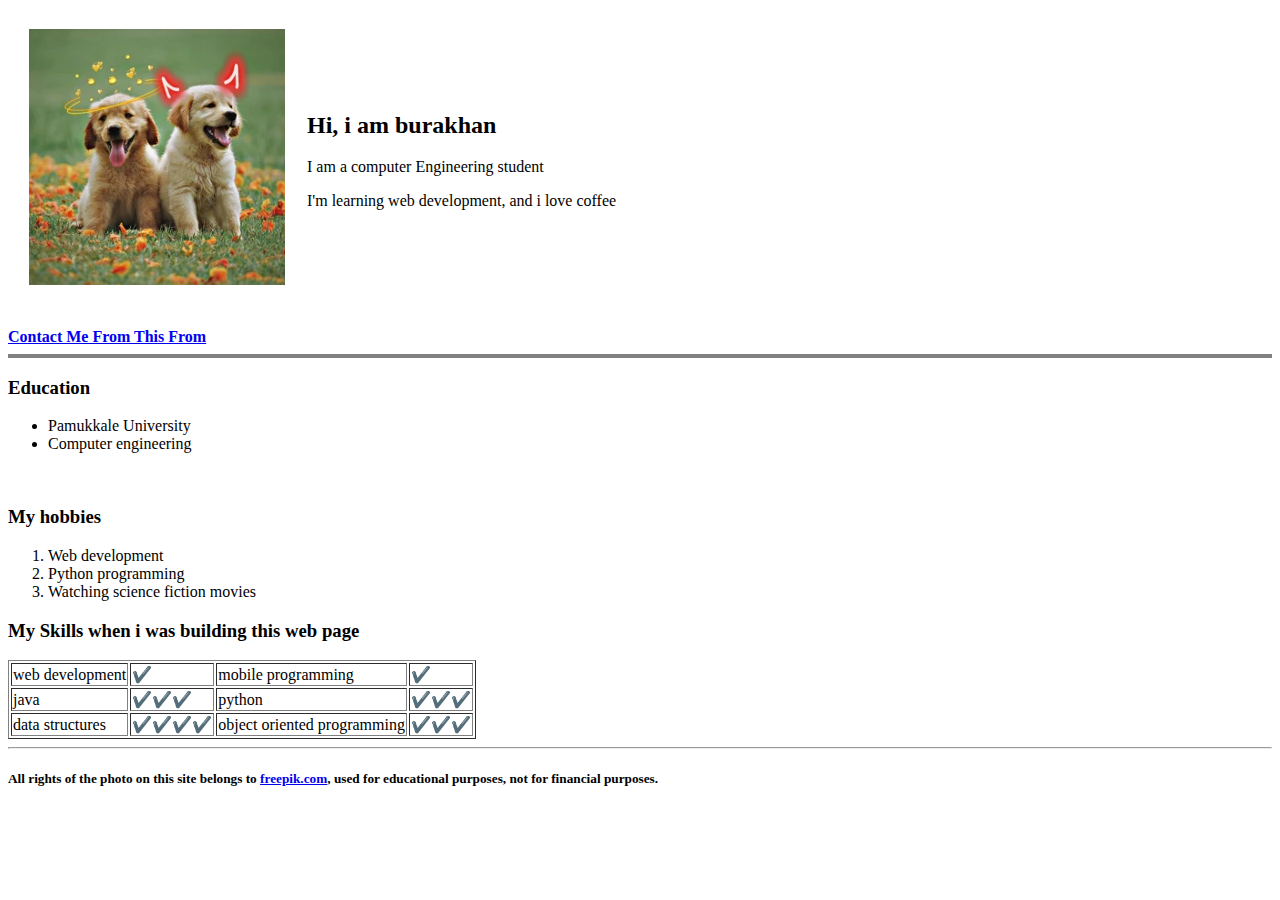
<file: basic-html-personal-site/index.html>
<!DOCTYPE html>
<html lang="en">

<head>
    <meta charset="UTF-8" />
    <meta name="viewport" content="width=device-width, initial-scale=1.0" />
    <title>Personel site</title>
</head>

<body>
    <table cellspacing="20">
        <tr>
            <td>

                <a href="https://www.freepik.com/">
                    <img src="foto.webp" alt="dog">
                </a>

            </td>
            <td>
                <h2>Hi, i am burakhan</h2>
                <p>I am a computer Engineering student</p>
                <p>I'm learning web development, and i love coffee</p>
            </td>
        </tr>
    </table>
    <br />
    <a href="contact.html"> <strong> Contact Me From This From </strong></a>
    <hr size="4" noshade="" />
    <h3>Education</h3>
    <ul>
        <li>Pamukkale University</li>
        <li>Computer engineering</li>
    </ul>
    <br>
    <h3>My hobbies</h3>
    <ol>
        <li>Web development</li>
        <li>Python programming</li>
        <li>Watching science fiction movies</li>

    </ol>

    <h3>My Skills when i was building this web page </h3>
    <table border="1">
        <tr>
            <td>web development</td>
            <td>✔️</td>
            <td>mobile programming</td>
            <td>✔️</td>
        </tr>
        <tr>
            <td>java</td>
            <td>✔️✔️✔️</td>
            <td>python</td>
            <td>✔️✔️✔️</td>
        </tr>
        <tr>
            <td>data structures</td>
            <td>✔️✔️✔️✔️</td>
            <td>object oriented programming</td>
            <td>✔️✔️✔️</td>
        </tr>
    </table>
    <hr>
    <h5>All rights of the photo on this site belongs to <a href="https://www.freepik.com/">freepik.com</a>, used for
        educational purposes, not for financial purposes. </h6>

</body>

</html>
</file>
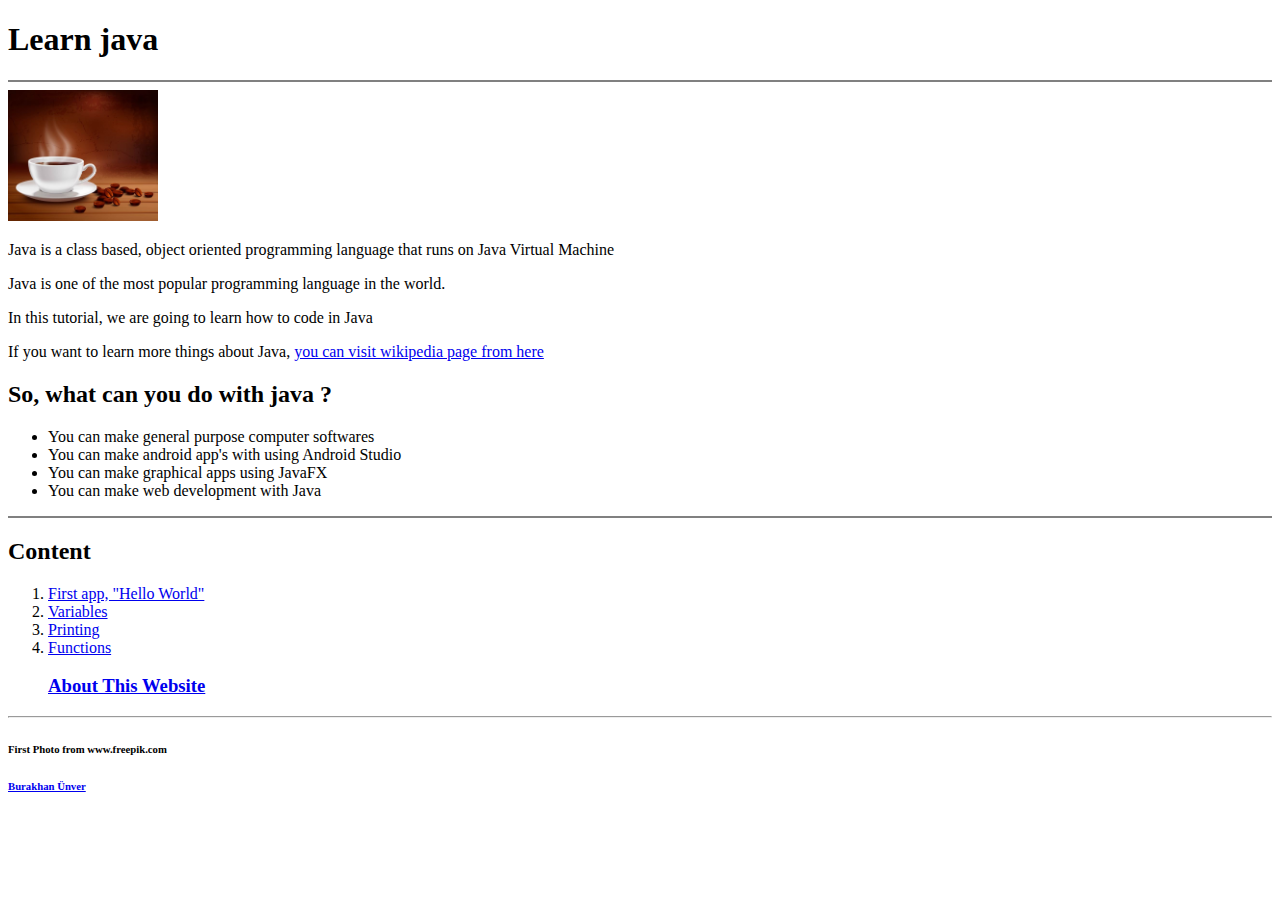
<file: html-java-tutorial/index.html>
<!DOCTYPE html>
<html lang="en">

<head>
    <meta charset="UTF-8">
    <meta name="viewport" content="width=device-width, initial-scale=1.0">
    <title>Java Tutorial</title>
</head>

<body>
    <h1>Learn java</h1>
    <hr size="2" noshade="">
    <a href="https://www.freepik.com">
        <img src="images/coffee.JPG" alt="freepik.com" width="150">
    </a>
    <p>Java is a class based, object oriented programming language that runs on Java Virtual Machine</p>
    <p>Java is one of the most popular programming language in the world.</p>
    <p>In this tutorial, we are going to learn how to code in Java</p>
    <p>If you want to learn more things about Java,
        <a href="https://en.wikipedia.org/wiki/Java_(programming_language)">
            you can visit wikipedia page from here
        </a>
    </p>
    <h2>So, what can you do with java ?</h2>
    <ul>
        <li>You can make general purpose computer softwares</li>
        <li>You can make android app's with using Android Studio</li>
        <li>You can make graphical apps using JavaFX</li>
        <li>You can make web development with Java</li>
    </ul>
    <hr size="2" noshade="">
    <h2>Content</h2>
    <ol>
        <li>
            <a href="hello-world.html">First app, "Hello World"</a>
        </li>
        <li>
            <a href="variables.html">Variables</a>
        </li>
        <li>
            <a href="print.html">Printing</a>

        </li>
        <li>
            <a href="functions.html">Functions</a>
        </li>
        <h3><a href="about.html">About This Website</a></h3>

    </ol>
    <hr>
    <h6>First Photo from www.freepik.com</h6>
    <h6><a href="https://github.com/burakhan29">Burakhan Ünver</a></h6>
</body>

</html>
</file>
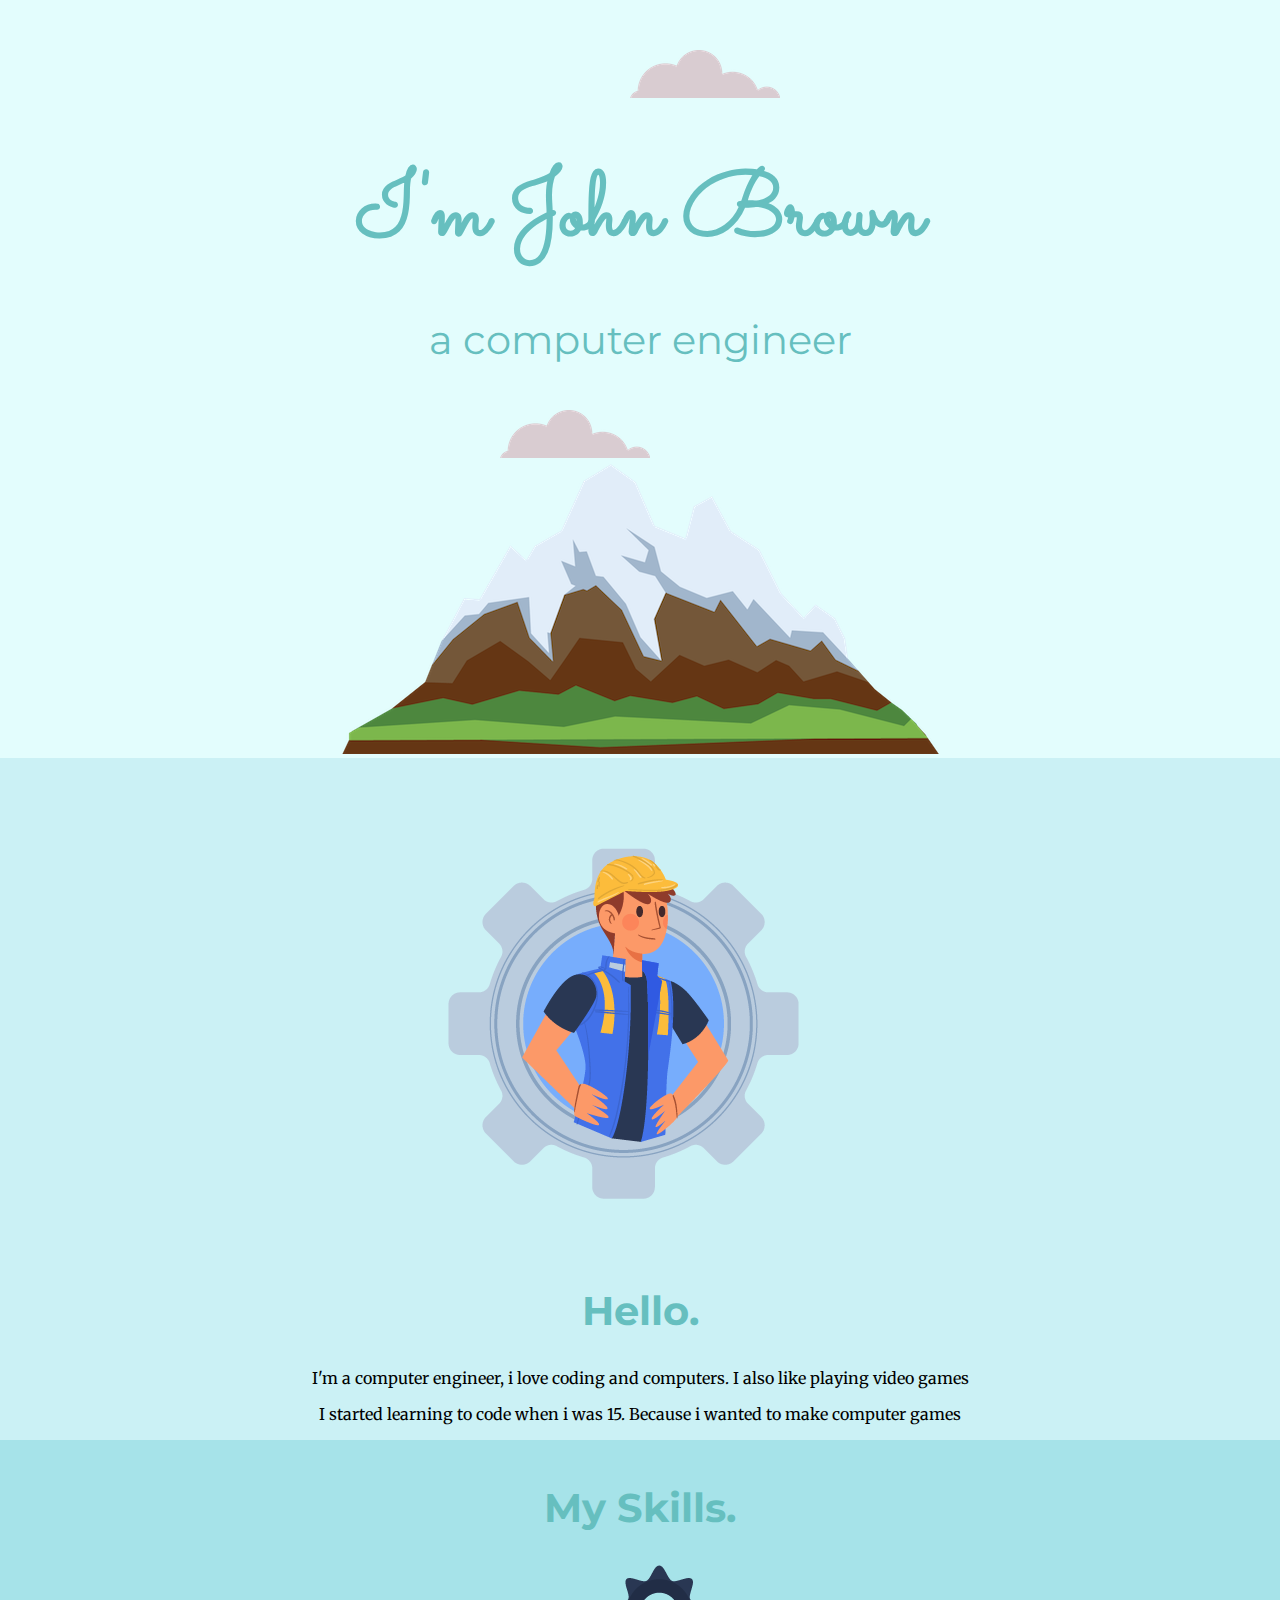
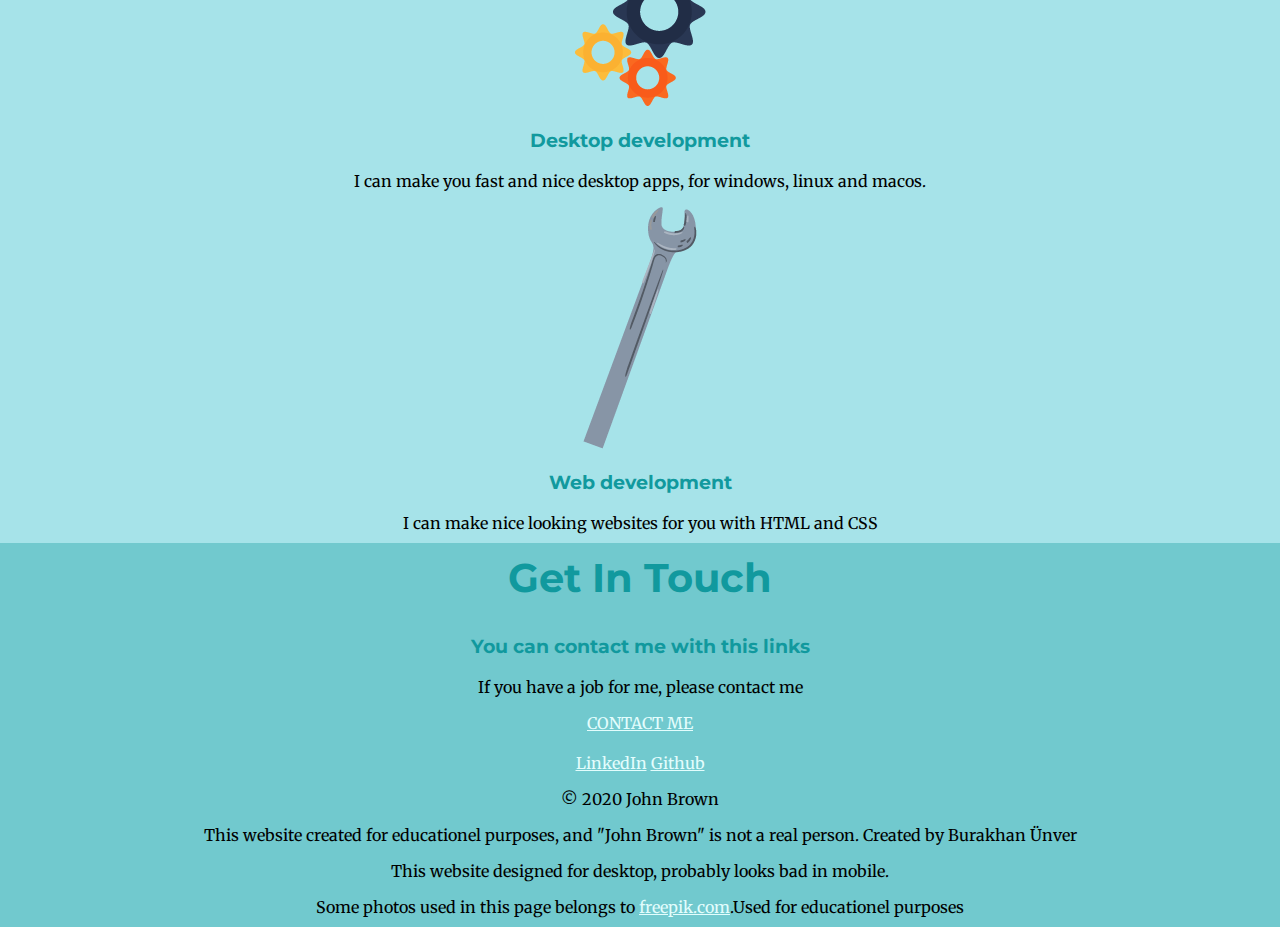
<file: Personel-site2/index.html>
<!DOCTYPE html>
<html lang="en">
<!--- Burakhan ünver --->
<head>
    <meta charset="UTF-8">
    <meta name="viewport" content="width=device-width, initial-scale=1.0">
    <title>John Brown</title>
    <link rel="stylesheet" href="css/styles.css">
    <link rel="shortcut icon" href="favicon.ico" type="image/x-icon">
    <link rel="preconnect" href="https://fonts.gstatic.com">
    <link href="https://fonts.googleapis.com/css2?family=Merriweather&family=Montserrat&family=Sacramento&display=swap"
        rel="stylesheet">
</head>

<body>
    <div class="top">
        <img class="top-cloud" src="images/cloud.png" alt="cloud-image">
        <h1>I'm <span id="john">John Brown</span></h1>
        <h2 id="comp-eng">a computer engineer</h2>
        <img class="bottom-cloud" src="images/cloud.png" alt="cloud-image">
        <img id="mountain" src="images/mountain.png" alt="mountain-image">
    </div>
    <div class="middle-container">
        <div class="profile">
            <img src="images/engineer.png" alt="engineer-freepik.com">
            <h2>Hello.</h2>
            <p>I'm a computer engineer, i love coding and computers. I also like playing video games</p>
            <p>I started learning to code when i was 15. Because i wanted to make computer games</p>
        </div>

        <div class="skills">
            <h2>My Skills.</h2>
            <div class="skill-row">
                <img class="" src="images/skills1.png" alt="">
                <h3>Desktop development</h3>
                <p>I can make you fast and nice desktop apps, for windows, linux and macos.</p>
            </div>
            <div class="skill-row">
                <img class="" src="images/skills2.png" alt="">
                <h3>Web development</h3>
                <p id="para-last">I can make nice looking websites for you with HTML and CSS</p>
            </div>
        </div>

        <div class="contact-me">
            <h2 id="get-in-touch">Get In Touch</h2>
            <h3>You can contact me with this links</h3>
            <p>If you have a job for me, please contact me</p>
            <a class="btn" href="mailto:burakhanunver@gmail.com">CONTACT ME</a>
        </div>
    </div>


    <div class="bottom-container">
        <a class="footer-link" href="https://www.linkedin.com/in/burakhan-unver/">LinkedIn</a>
        <a class="footer-link" href="https://github.com/burakhan29">Github</a>
        <p>© 2020 John Brown</p>
        <p>This website created for educationel purposes, and "John Brown" is not a real person. Created by Burakhan
            Ünver</p>
        <p>This website designed for desktop, probably looks bad in mobile.</p>
        <p id="freepik">Some photos used in this page belongs to <a href="https://www.freepik.com">freepik.com</a>.Used
            for educationel purposes</p>
    </div>

</body>

</html>
</file>
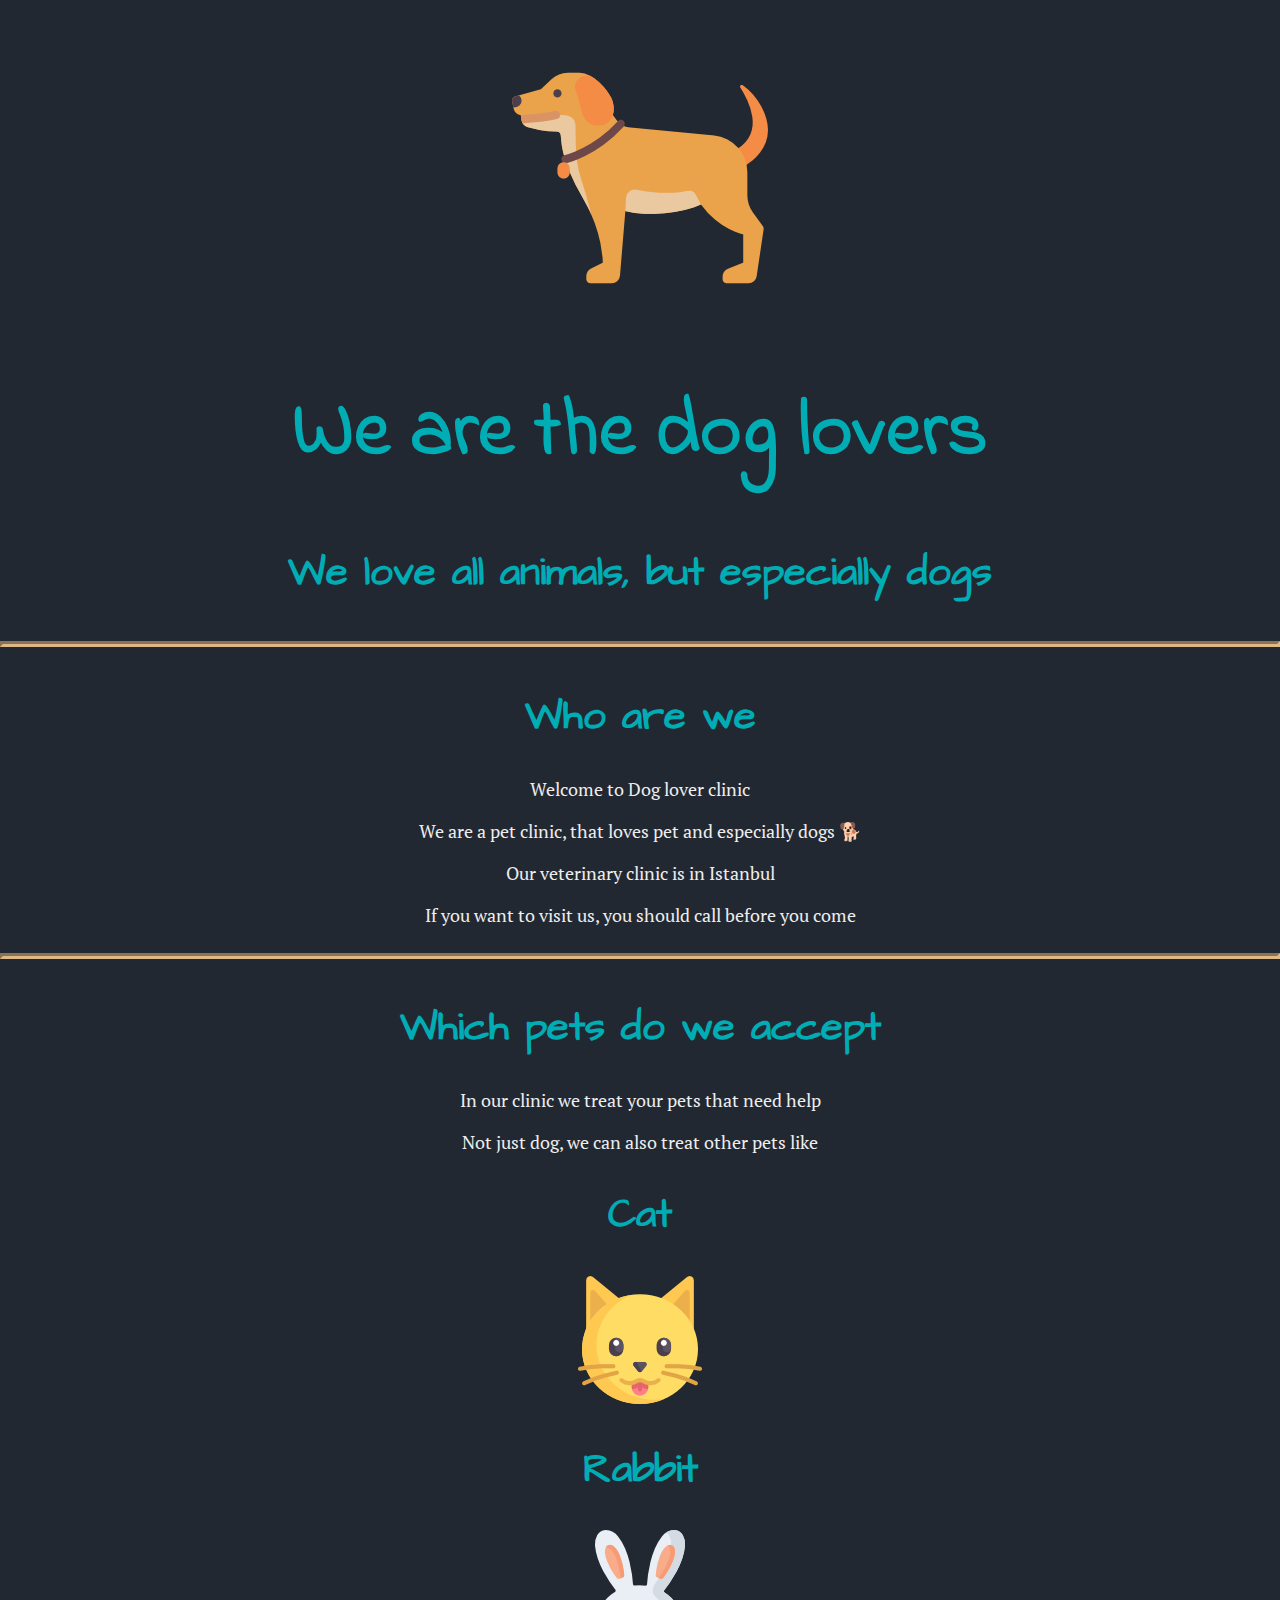
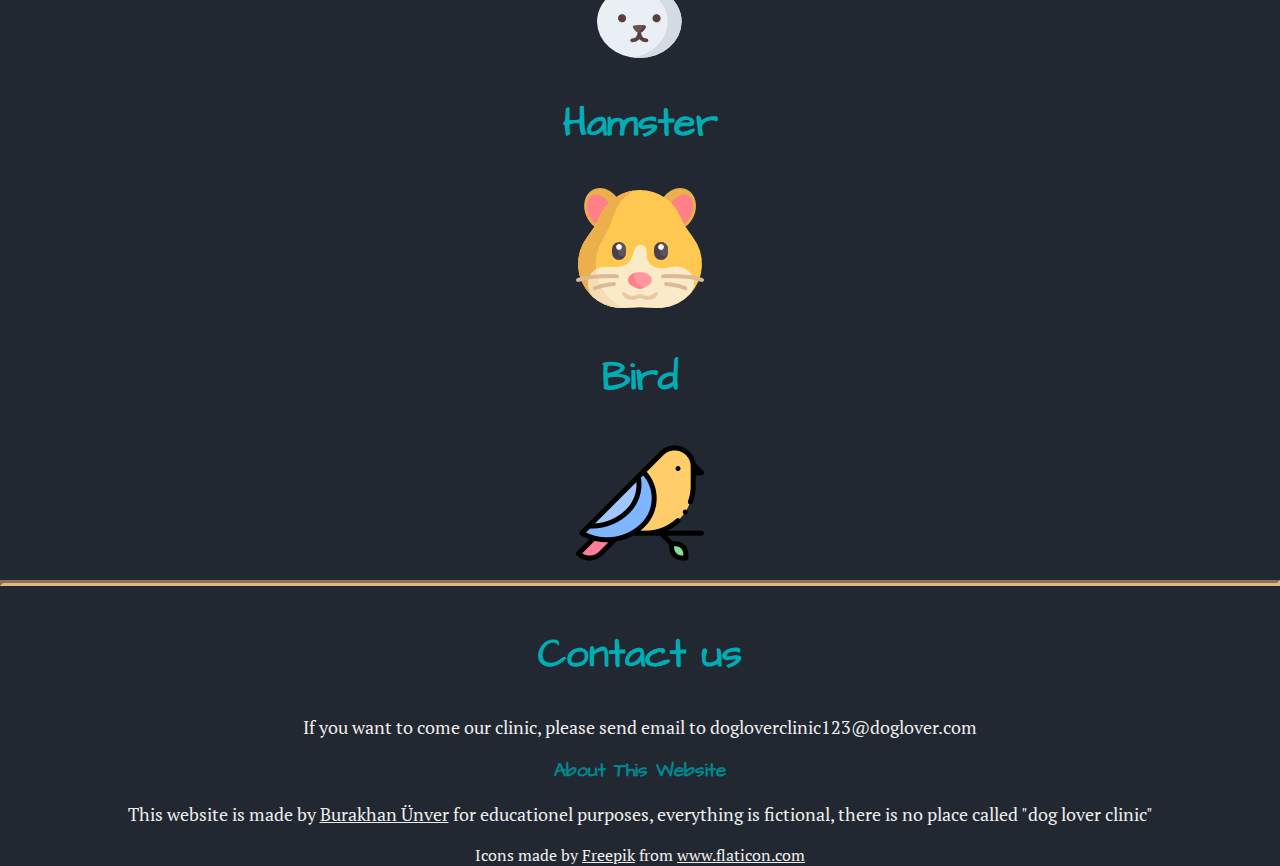
<file: vet-clinic/index.html>
<!DOCTYPE html>
<html lang="en">

<head>
    <meta charset="UTF-8">
    <meta name="viewport" content="width=device-width, initial-scale=1.0">
    <title>Dog Lover Clinic</title>
    <link rel="shortcut icon" href="images/favicon.ico" type="image/x-icon">
    <link rel="stylesheet" href="css/style.css">

    <link rel="preconnect" href="https://fonts.gstatic.com">
    <link href="https://fonts.googleapis.com/css2?family=Indie+Flower&family=PT+Serif:ital@1&display=swap"
        rel="stylesheet">

    <link href="https://fonts.googleapis.com/css2?family=Architects+Daughter&display=swap" rel="stylesheet">

</head>

<body>
    <div id="top-container">
        <img id="dog-img" src="images/dog.png" alt="flaticon.com">
        <h1>We are the dog lovers</h1>
        <h2>We love all animals, but especially dogs</h2>
    </div>

    <hr noshade="">

    <div id="first-container">
        <h2>Who are we </h2>
        <p>Welcome to Dog lover clinic</p>
        <p>We are a pet clinic, that loves pet and especially dogs 🐕</p>
        <p>Our veterinary clinic is in Istanbul</p>
        <p>If you want to visit us, you should call before you come</p>

    </div>
    <hr noshade="">
    <div id="middle-container">
        <h2>Which pets do we accept</h2>
        <p>In our clinic we treat your pets that need help</p>
        <p>Not just dog, we can also treat other pets like</p>
        <h2>Cat</h2>
        <img src="images/cat.png" alt="flaticon.com">
        <h2>Rabbit</h2>
        <img src="images/rabbit.png" alt="flaticon.com">
        <h2>Hamster</h2>
        <img src="images/hamster.png" alt="flaticon.com">
        <h2>Bird</h2>
        <img src="images/bird.png" alt="flaticon.com">

    </div>
    <hr>
    <div>
        <h2>Contact us</h2>
        <p>If you want to come our clinic, please send email to dogloverclinic123@doglover.com</p>
        <h3>About This Website</h3>
        <p>This website is made by 
            <a href="https://github.com/burakhan29">Burakhan Ünver</a>
            
            for educationel purposes, everything is fictional, there is no place called "dog lover
            clinic"</p>
        <div style="color: #eeeeee;">Icons made by <a href="https://www.flaticon.com/authors/freepik" title="Freepik">Freepik</a>
            from
            <a href="https://www.flaticon.com/" title="Flaticon">www.flaticon.com</a>

        </div>
    </div>


</body>

</html>
</file>
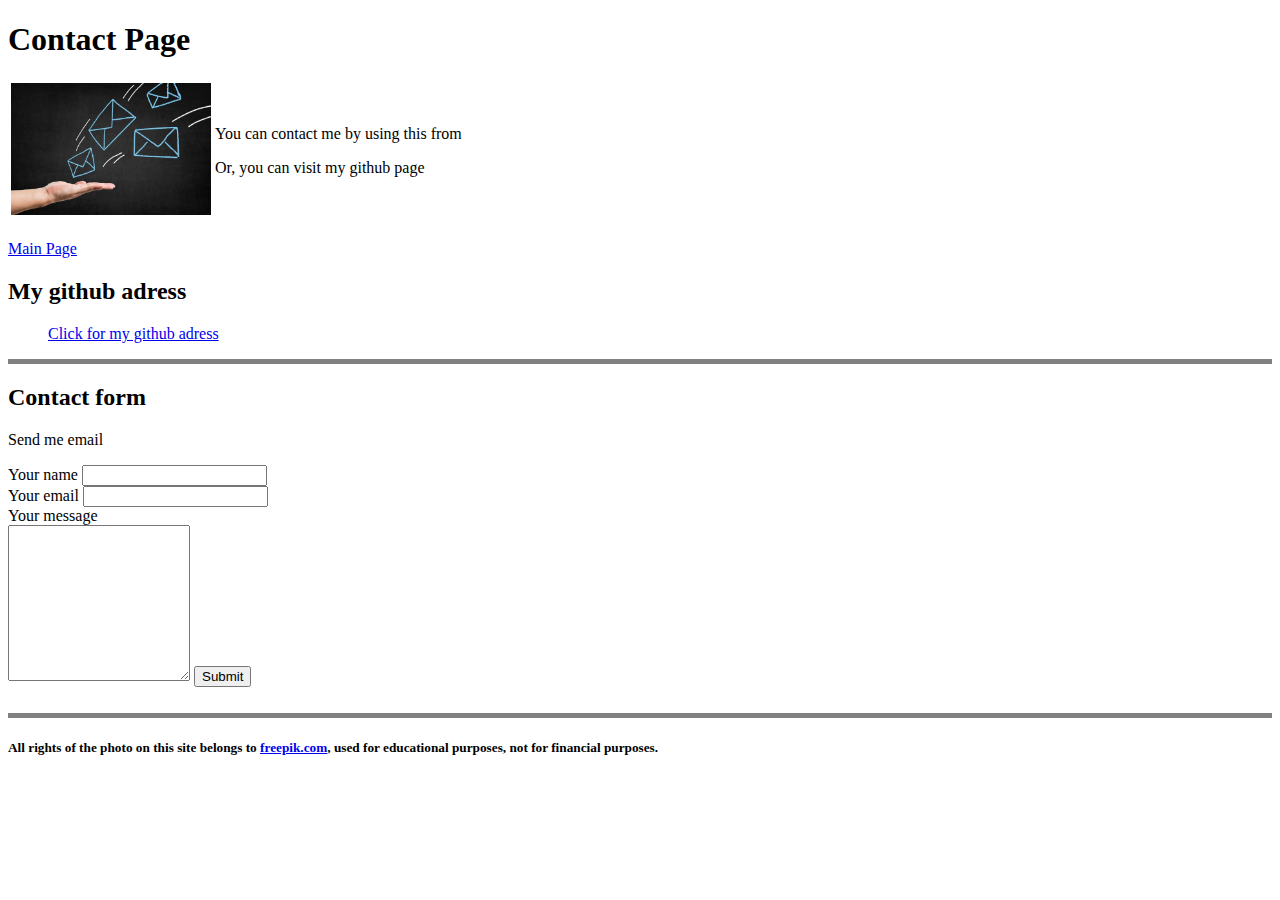
<file: basic-html-personal-site/contact.html>
<!DOCTYPE html>
<html lang="en">

<head>
    <meta charset="UTF-8">
    <meta name="viewport" content="width=device-width, initial-scale=1.0">
    <title>Contact</title>
</head>

<body>
    <h1>Contact Page</h1>
    <table>
        <tr>
            <td>
                <a href="https://www.freepik.com/">
                    <img src="contact.JPG" alt="contact" width="200">
                </a>
            </td>
            <td>
                <p>You can contact me by using this from</p>
                <p>Or, you can visit my github page</p>
            </td>
        </tr>
    </table><br>
    <a href="index.html">Main Page</a>
    <h2>My github adress</h2>
    <ul>
        <a href="https://github.com/burakhan29">Click for my github adress</a>
    </ul>
    <hr size="5" noshade="">
    <h2>Contact form</h2>
    <p>Send me email</p>
    <form action="mailto:burakhanunver@gmail.com" enctype="text/plain">
        <label for="">Your name</label>
        <input type="text" name="your message"><br>
        <label for="">Your email</label>
        <input type="email" name="your email"><br>
        <label for="">Your message</label><br>
        <textarea name="your message" id="" cols="20" rows="10"></textarea>
        <input type="submit">

    </form><br>
    <hr size="5" noshade="">
    <h5>All rights of the photo on this site belongs to <a href="https://www.freepik.com/">freepik.com</a>, used for
        educational purposes, not for financial purposes. </h6>



</body>

</html>
</file>
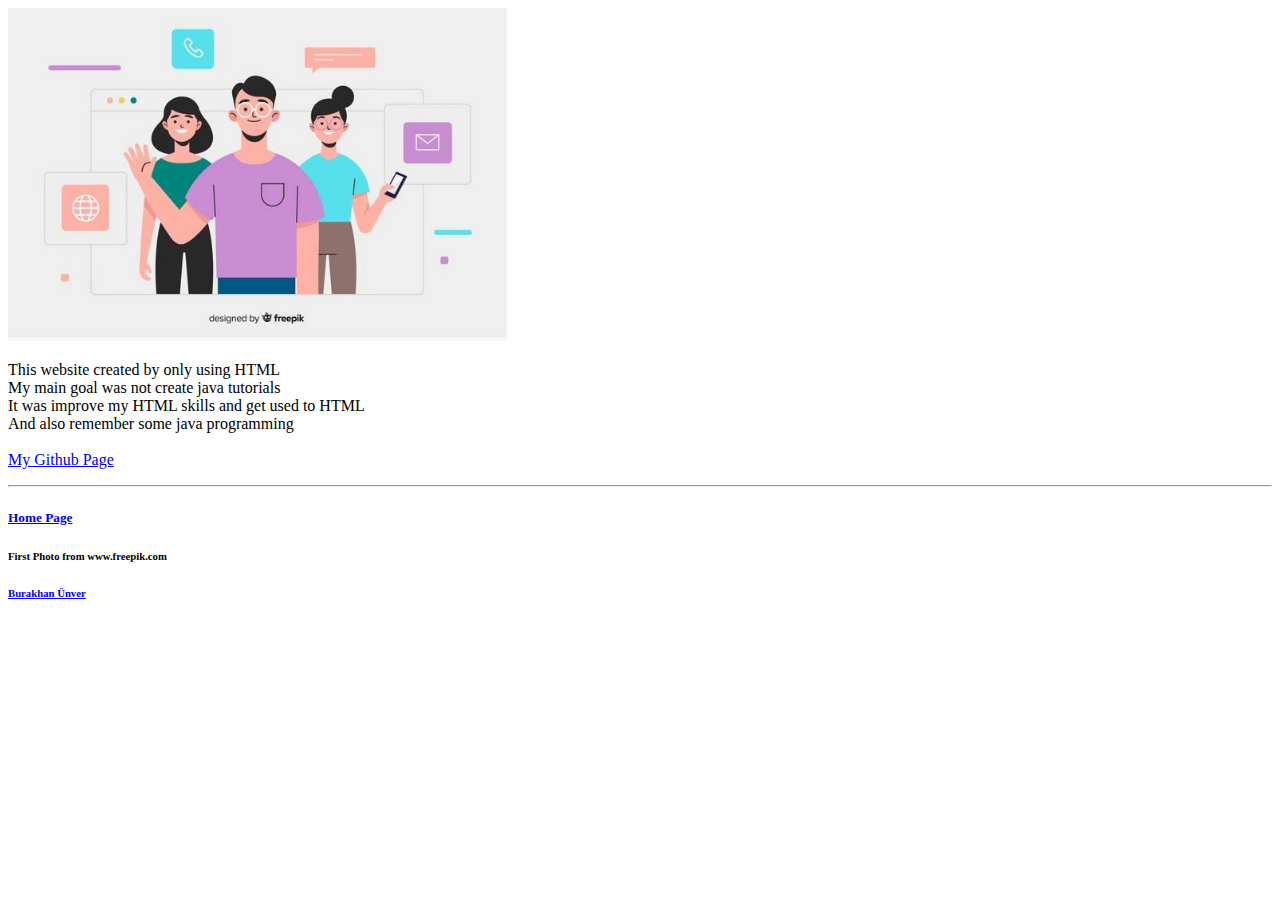
<file: html-java-tutorial/about.html>
<!DOCTYPE html>
<html lang="en">

<head>
    <meta charset="UTF-8">
    <meta name="viewport" content="width=device-width, initial-scale=1.0">
    <title>About</title>
</head>

<body>
    <img src="images/about.JPG" alt="about" width="500">
    <br>
    <p>
        This website created by only using HTML <br>
        My main goal was not create java tutorials <br>
        It was improve my HTML skills and get used to HTML <br>
        And also remember some java programming <br>
        <br>
        <a href="https://github.com/burakhan29"> My Github Page</a>
    </p>
    <hr>
    <h5> <a href="index.html">Home Page</a></h5>
    <h6>First Photo from www.freepik.com</h6>
    <h6><a href="https://github.com/burakhan29">Burakhan Ünver</a></h6>
</body>

</html>
</file>
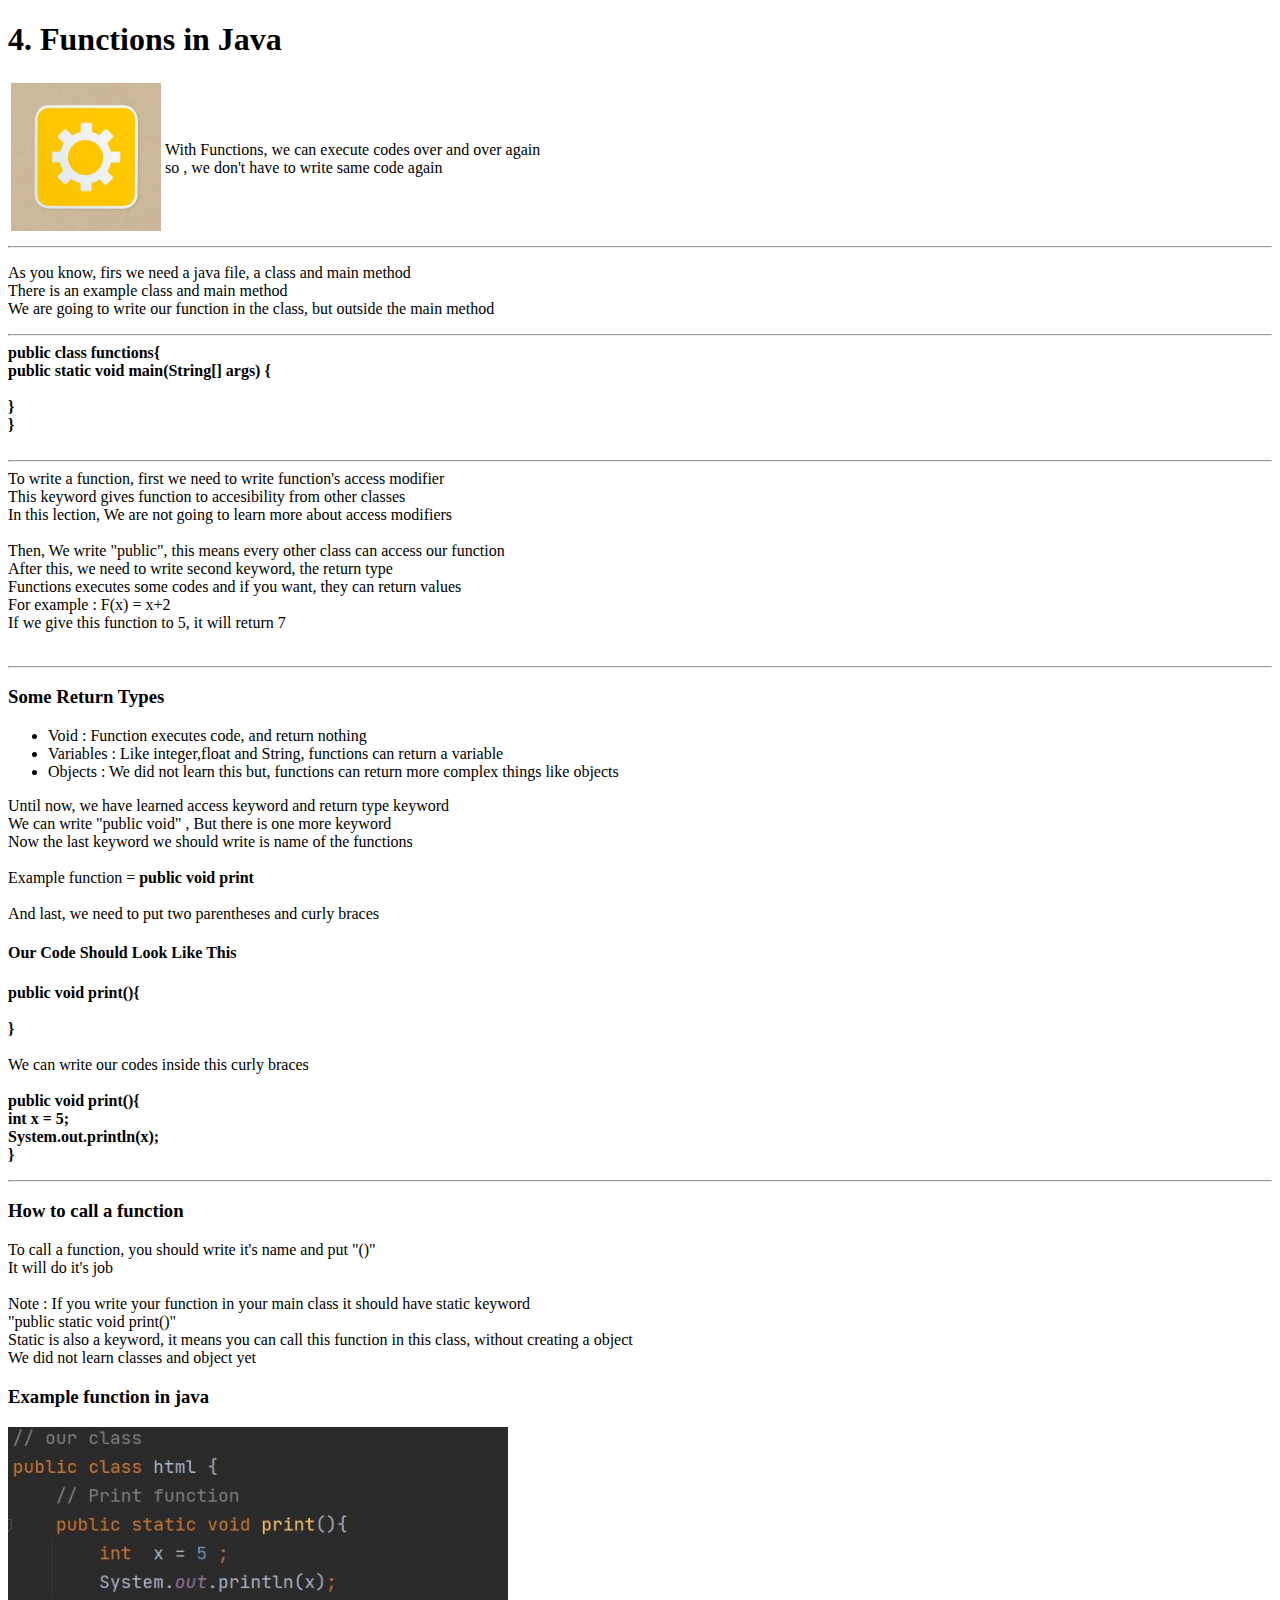
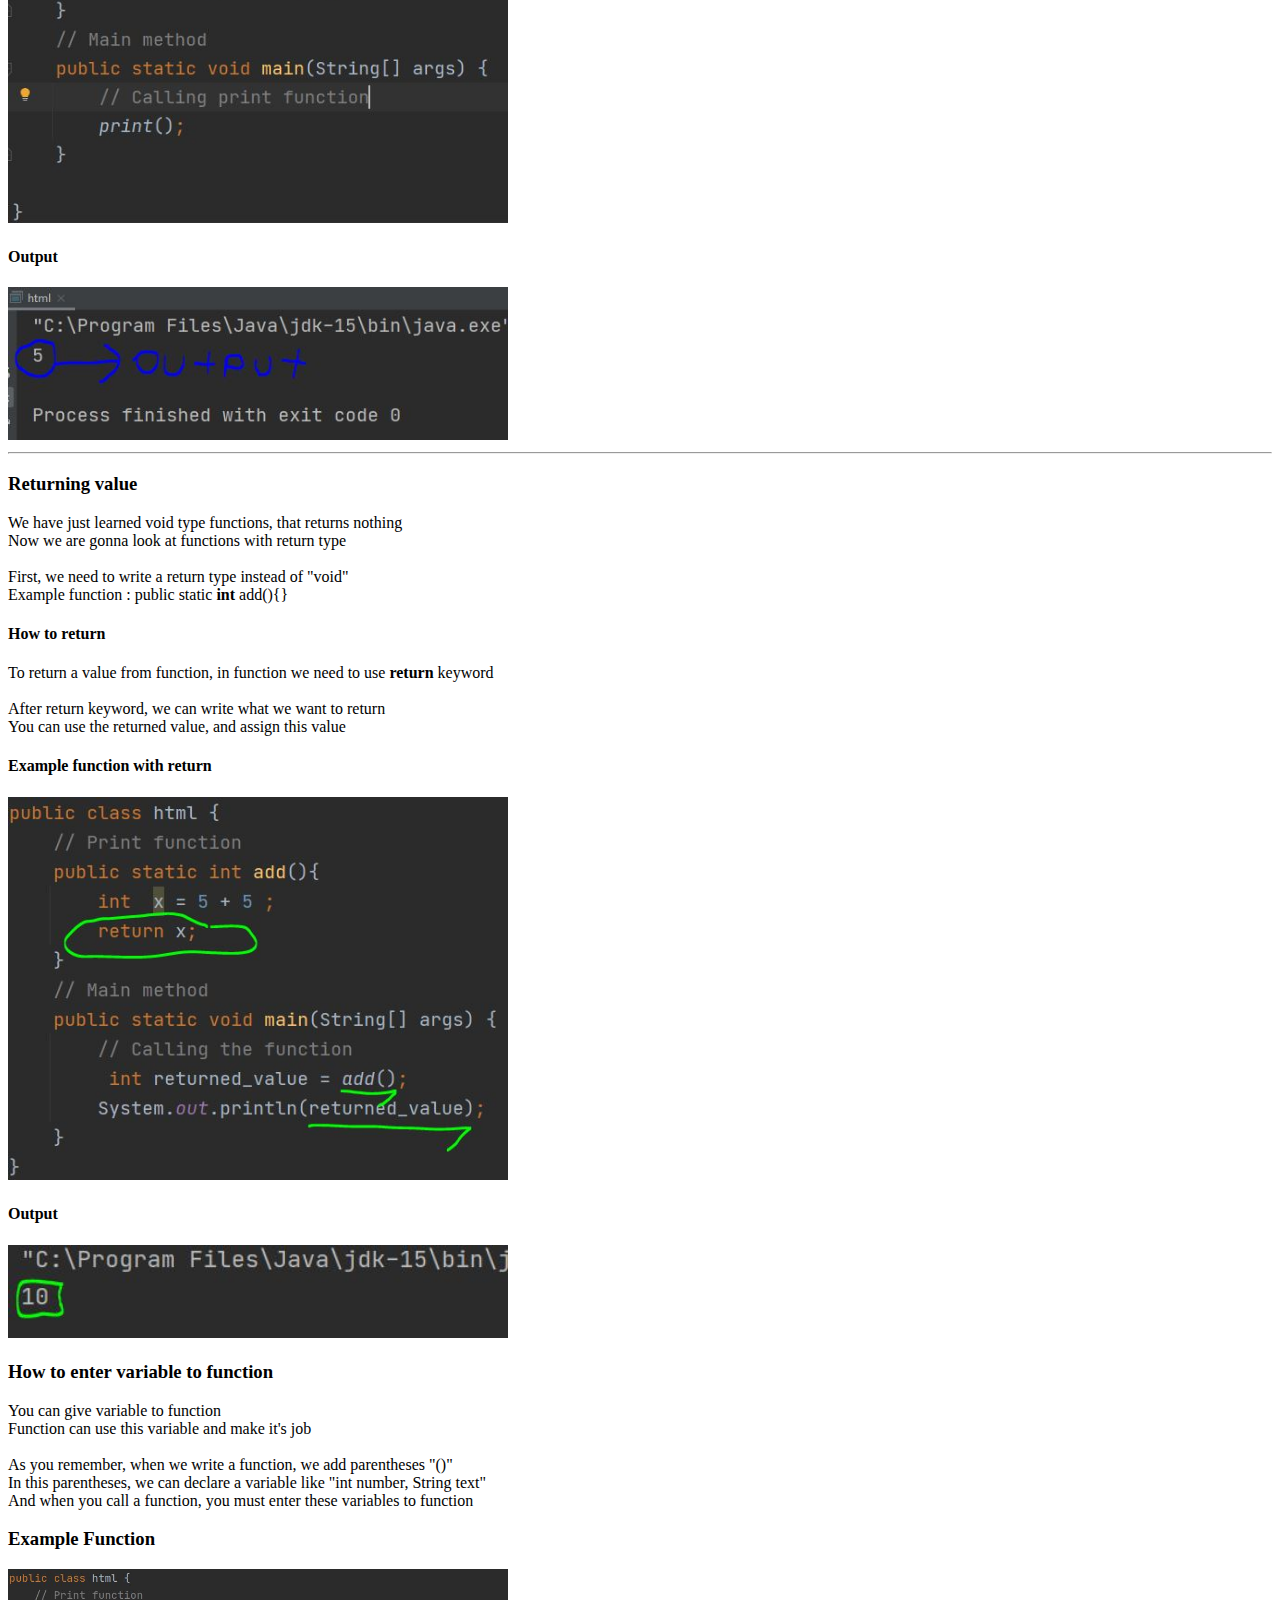
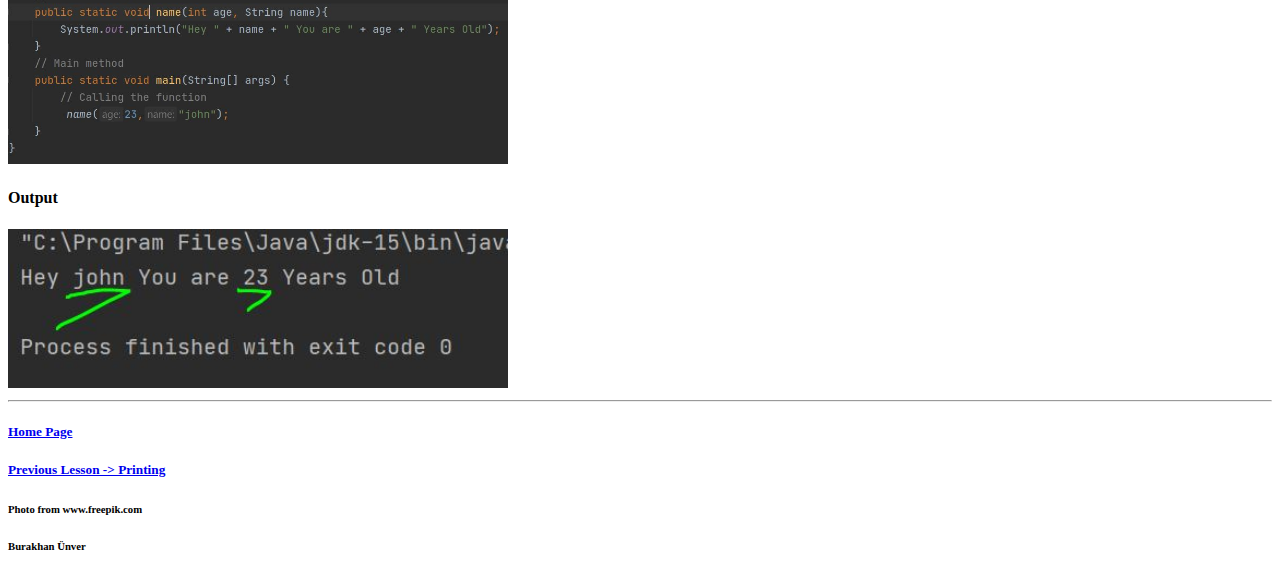
<file: html-java-tutorial/functions.html>
<!DOCTYPE html>
<html lang="en">

<head>
    <meta charset="UTF-8">
    <meta name="viewport" content="width=device-width, initial-scale=1.0">
    <title>Functions</title>
</head>

<body>
    <h1>4. Functions in Java</h1>
    <table>
        <tr>
            <td>
                <a href="https://www.freepik.com">
                    <img src="images/gear.JPG" alt="freepik.com" width="150">
                </a>
            </td>
            <td>
                With Functions, we can execute codes over and over again <br>
                so , we don't have to write same code again
            </td>
        </tr>
    </table>
    <hr>
    <p>
        As you know, firs we need a java file, a class and main method <br>
        There is an example class and main method <br>
        We are going to write our function in the class, but outside the main method
        <br>
        <hr>
        <strong>
            public class functions{ <br>
            public static void main(String[] args) { <br>
            <br>
            } <br>
            } <br> <br>
            <hr>
        </strong>
        To write a function, first we need to write function's access modifier <br>
        This keyword gives function to accesibility from other classes <br>
        In this lection, We are not going to learn more about access modifiers <br>
        <br>
        Then, We write "public", this means every other class can access our function <br>
        After this, we need to write second keyword, the return type <br>
        Functions executes some codes and if you want, they can return values <br>
        For example : F(x) = x+2 <br>
        If we give this function to 5, it will return 7 <br> <br>
    </p>
    <hr>
    <h3>Some Return Types</h3>
    <ul>
        <li> Void : Function executes code, and return nothing</li>
        <li> Variables : Like integer,float and String, functions can return a variable</li>
        <li> Objects : We did not learn this but, functions can return more complex things like objects</li>
    </ul>
    <p>
        Until now, we have learned access keyword and return type keyword <br>
        We can write "public void" , But there is one more keyword <br>
        Now the last keyword we should write is name of the functions <br>
        <br>
        Example function = <strong> public void print</strong> <br>
        <br>
        And last, we need to put two parentheses and curly braces <br>
    <h4>Our Code Should Look Like This</h4>
    <strong>public void print(){ <br> <br>
        } <br>
    </strong>
    <br>
    We can write our codes inside this curly braces <br> <br>
    <strong>public void print(){ <br>
        int x = 5; <br>
        System.out.println(x);
        <br>
        } <br>
    </strong>
    </p>
    <hr>
    <h3>How to call a function</h3>
    <p>
        To call a function, you should write it's name and put "()" <br>
        It will do it's job <br> <br>
        Note : If you write your function in your main class it should have static keyword <br>
        "public static void print()" <br>
        Static is also a keyword, it means you can call this function in this class, without creating a object <br>
        We did not learn classes and object yet <br>
    </p>
    <h3>Example function in java</h3>
    <img src="images/function.JPG" alt="function-java" width="500">
    <h4>Output</h4>
    <img src="images/funcOutput.JPG" alt="function-java-output" width="500">
    <hr>
    <h3>Returning value</h3>
    <p>
        We have just learned void type functions, that returns nothing <br>
        Now we are gonna look at functions with return type <br>
        <br>
        First, we need to write a return type instead of "void" <br>
        Example function : public static <strong>int</strong> add(){}
        <br>
        <h4>How to return</h4>
        To return a value from function, in function we need to use <b>return</b> keyword <br>
        <br>
        After return keyword, we can write what we want to return <br>
        You can use the returned value, and assign this value
        <h4>Example function with return</h4>
        <img src="images/return.JPG" alt="return-java" width="500"> <br>
        <h4>Output</h4>
        <img src="images/returned-value.JPG" alt="return-java" width="500">
    </p>
    <h3>How to enter variable to function</h3>
    <p>
        You can give variable to function <br>
        Function can use this variable and make it's job <br>
        <br>
        As you remember, when we write a function, we add parentheses "()" <br>
        In this parentheses, we can declare a variable like "int number, String text" <br>
        And when you call a function, you must enter these variables to function <br>
    </p>
    <h3>Example Function</h3>
    <img src="images/func-var.JPG" alt="java-function" width="500"> <br>
    <h4>Output</h4>
    <img src="images/func-var-output.JPG" alt="java-function" width="500">
    <hr>
    <h5> <a href="index.html">Home Page</a></h5>
    <h5><a href="print.html">Previous Lesson -> Printing</a></h5>
    
    <h6>Photo from www.freepik.com</h6>
    <h6>Burakhan Ünver</h6>
</body>

</html>
</file>
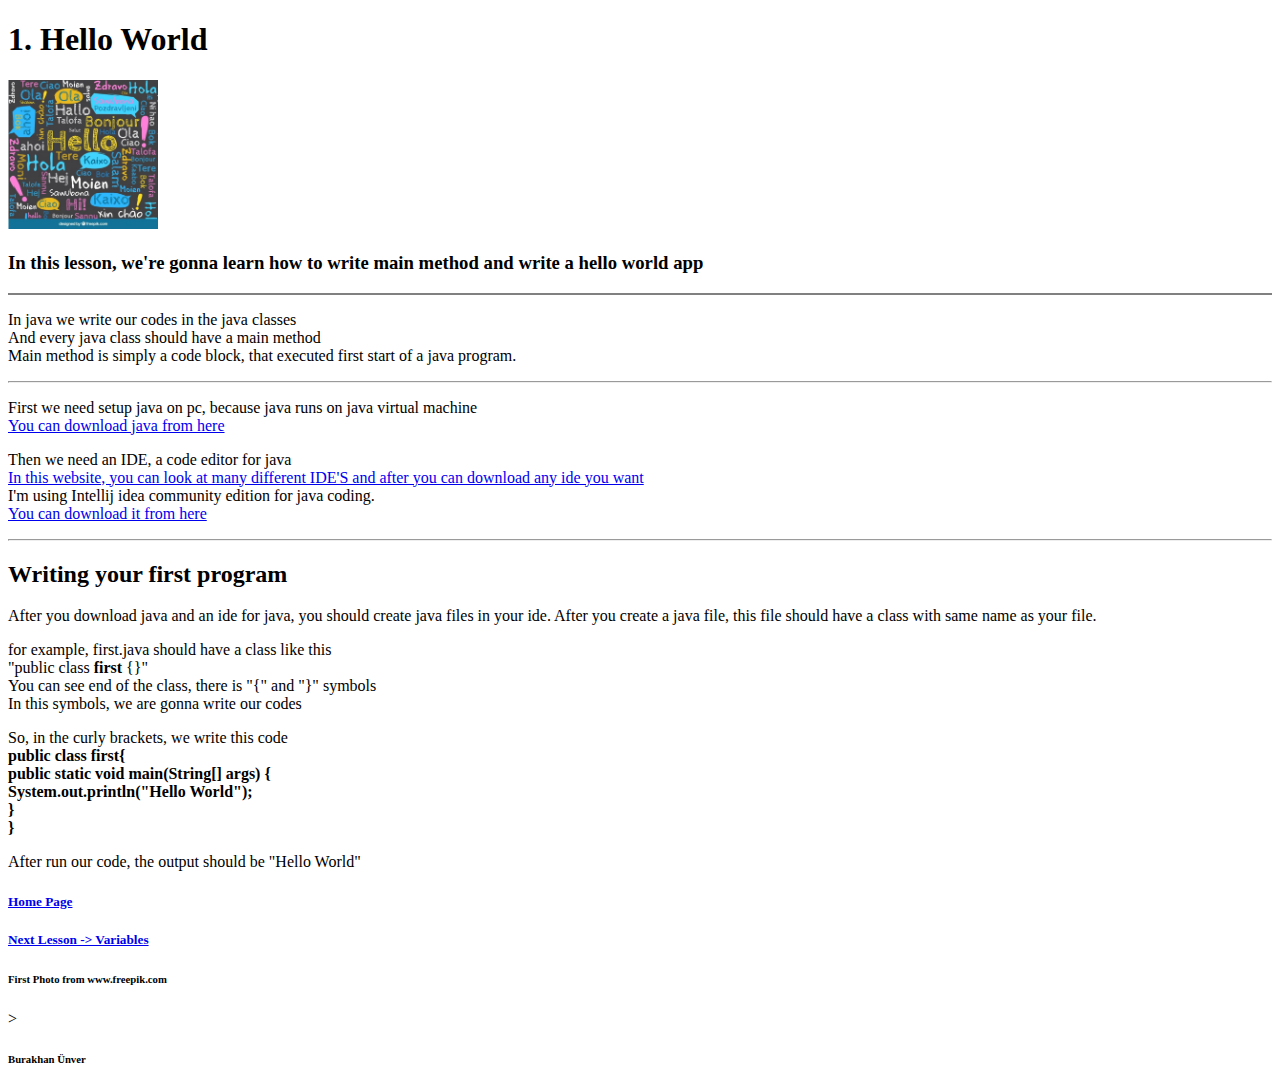
<file: html-java-tutorial/hello-world.html>
<!DOCTYPE html>
<html lang="en">

<head>
    <meta charset="UTF-8">
    <meta name="viewport" content="width=device-width, initial-scale=1.0">
    <title>Hello world</title>
</head>

<body>
    <h1>1. Hello World </h1>
    <a href="https://www.freepik.com"><img src="images/hello.JPG" alt="www.freepik.com" width="150"></a>
    <h3>In this lesson, we're gonna learn how to write main method and write a hello world app</h3>
    <hr size="2" noshade="">
    <p>In java we write our codes in the java classes<br>
        And every java class should have a main method <br>
        Main method is simply a code block, that executed first start of a java program.
    </p>
    <hr>
    <p>
        First we need setup java on pc, because java runs on java virtual machine <br>
        <a href="https://www.oracle.com/tr/java/technologies/javase-downloads.html">You can download java from here</a>
    </p>
    <p>Then we need an IDE, a code editor for java <br>
        <a href="https://www.softwaretestinghelp.com/best-java-ide-and-online-compilers/">
            In this website, you can look at many different IDE'S and after you can download any ide you want
        </a><br>
        I'm using Intellij idea community edition for java coding. <br>
        <a href="https://www.jetbrains.com/idea/download/#section=windows">
            You can download it from here
        </a>
    </p>
    <hr>
    <h2>Writing your first program</h2>
    <p>After you download java and an ide for java, you should create java files in your ide.
        After you create a java file, this file should have a class with same name as your file.
    </p>
    <p>
        for example, first.java should have a class like this <br>
        "public class <b>first</b> {}"
        <br>
        You can see end of the class, there is "{" and "}" symbols <br>
        In this symbols, we are gonna write our codes <br>
    </p>
    <p>
        So, in the curly brackets, we write this code <br>
        <strong>public class first{ <br>
            public static void main(String[] args) { <br>
            System.out.println("Hello World"); <br>
            } <br>
            }</strong>
    </p>

    <p>After run our code, the output should be "Hello World"</p>
    <h5> <a href="index.html">Home Page</a></h5>
    <h5><a href="variables.html">Next Lesson -> Variables</a></h5>
    <h6>First Photo from www.freepik.com</h6>>
    <h6>Burakhan Ünver</h6>


</body>

</html>
</file>
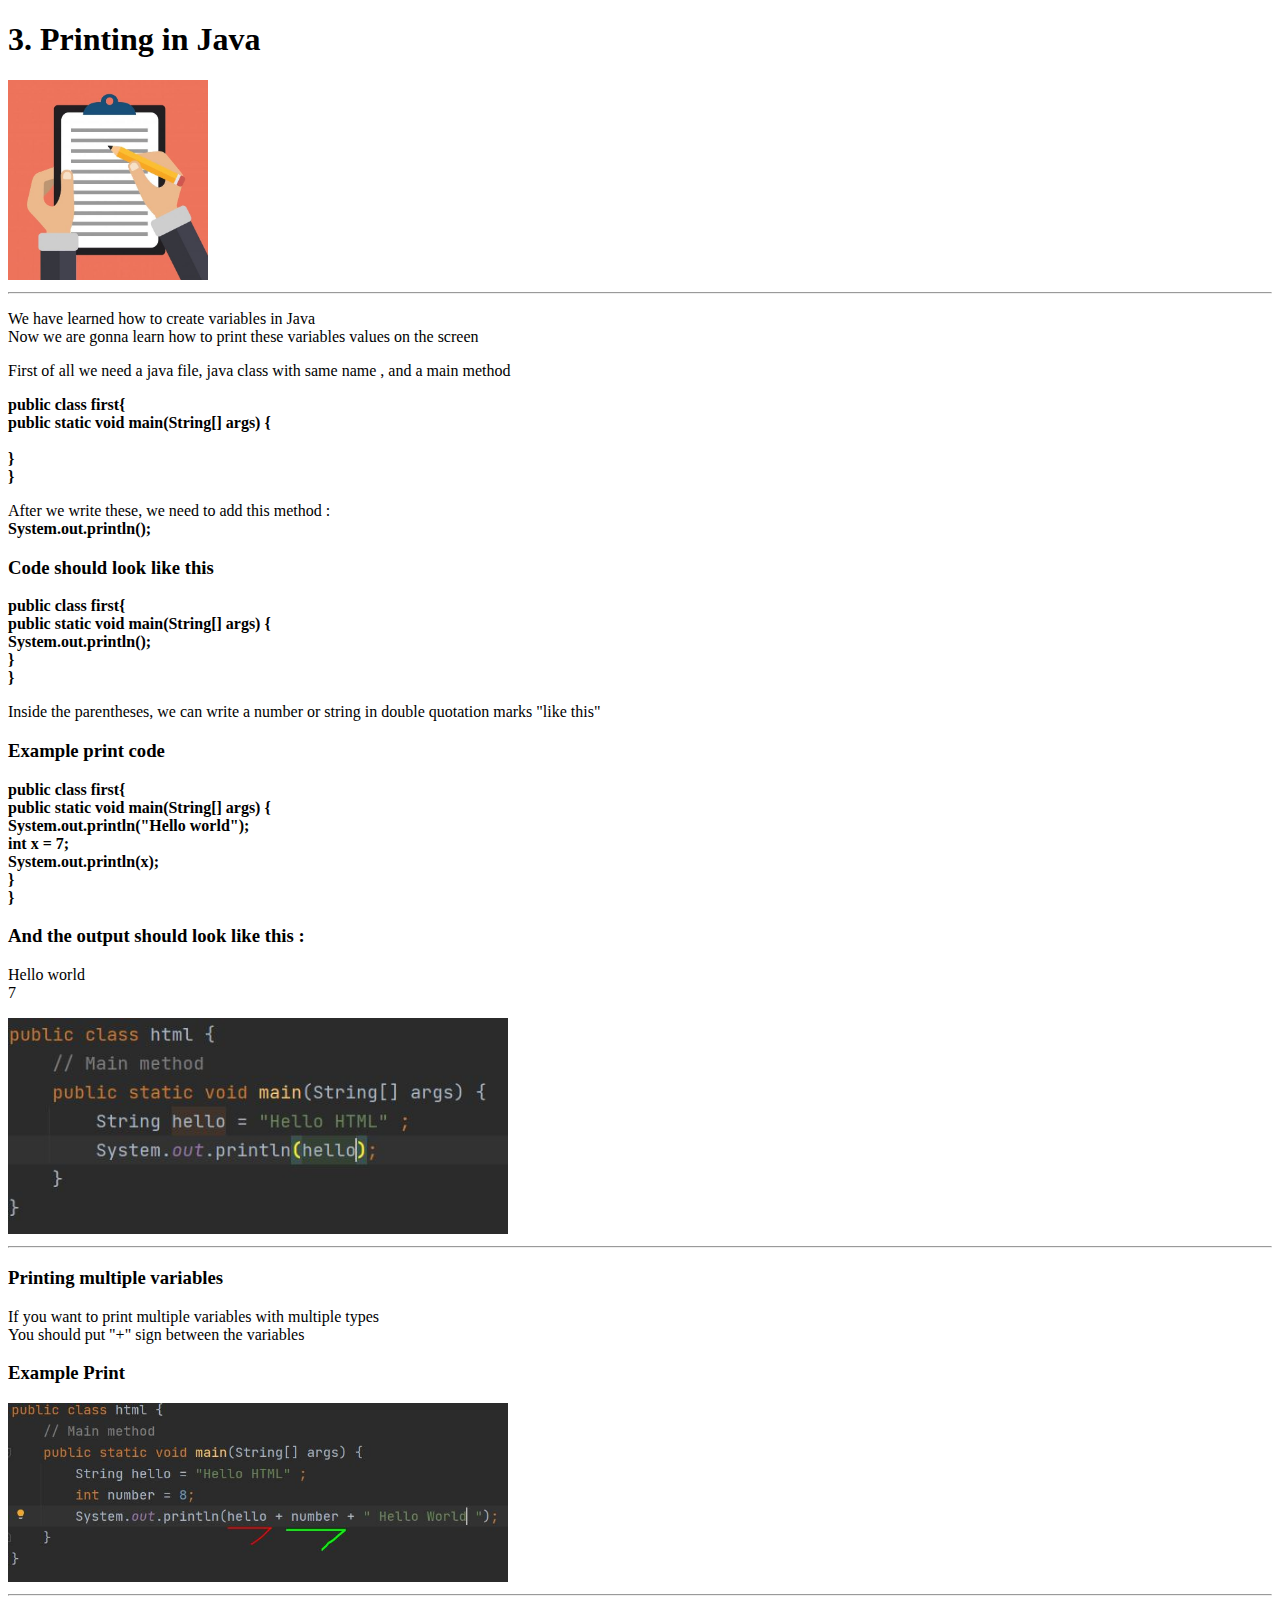
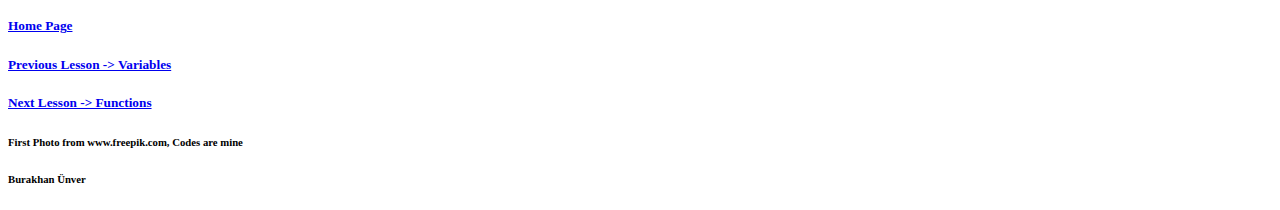
<file: html-java-tutorial/print.html>
<!DOCTYPE html>
<html lang="en">
  <head>
    <meta charset="UTF-8" />
    <meta name="viewport" content="width=device-width, initial-scale=1.0" />
    <title>Printing</title>
  </head>

  <body>
    <h1>3. Printing in Java</h1>
    <a href="https://www.freepik.com">
      <img src="images/write.JPG" alt="freepik.com" width="200" />
    </a>
    <hr />
    <p>
      We have learned how to create variables in Java <br />
      Now we are gonna learn how to print these variables values on the screen
    </p>
    <p>
      First of all we need a java file, java class with same name , and a main
      method
    </p>
    <p>
      <strong>
        public class first{ <br />
        public static void main(String[] args) { <br />
        <br />
        } <br />
        }
      </strong>
    </p>
    <p>
      After we write these, we need to add this method :
      <br />
      <strong>System.out.println();</strong>
    </p>
    <h3>Code should look like this</h3>
    <p>
      <strong>
        public class first{ <br />
        public static void main(String[] args) { <br />
        System.out.println();<br />
        } <br />
        }
      </strong>
    </p>
    <p>
      Inside the parentheses, we can write a number or string in double
      quotation marks "like this"
    </p>
    <h3>Example print code</h3>
    <p>
      <strong>
        public class first{ <br />
        public static void main(String[] args) { <br />
        System.out.println("Hello world");<br />
        int x = 7; <br />
        System.out.println(x);<br />
        } <br />
        }
      </strong>
    </p>
    <h3>And the output should look like this :</h3>
    <p>
      Hello world <br />
      7
    </p>
    <img src="images/hello-java.JPG" alt="hello-java" width="500">
    <hr>
    <h3>Printing multiple variables</h3>
    <p>
        If you want to print multiple variables with multiple types <br>
        You should put "+" sign between the variables 
    </p>
    <h3>Example Print</h3>
    <img src="images/print-variables.JPG" alt="printing-java" width="500">


    <hr>
    <h5><a href="index.html">Home Page</a></h5>
    <h5><a href="variables.html">Previous Lesson -> Variables</a></h5>
    <h5><a href="functions.html">Next Lesson -> Functions</a></h5>
    <h6>First Photo from www.freepik.com, Codes are mine</h6>
    <h6>Burakhan Ünver</h6>
  </body>
</html>
</file>
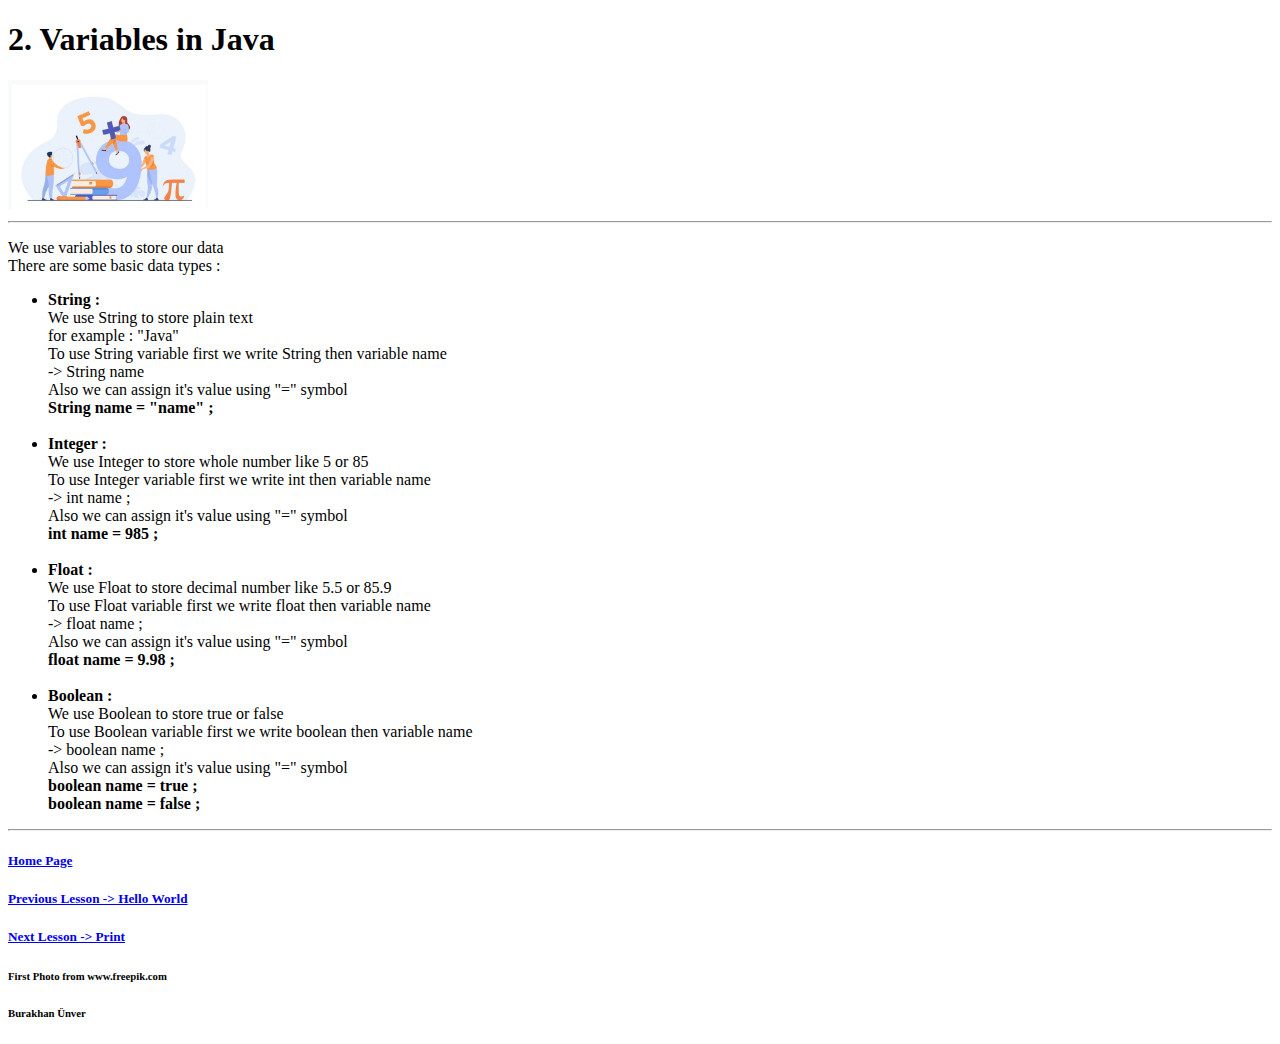
<file: html-java-tutorial/variables.html>
<!DOCTYPE html>
<html lang="en">

<head>
    <meta charset="UTF-8">
    <meta name="viewport" content="width=device-width, initial-scale=1.0">
    <title>Variables</title>
</head>

<body>
    <h1>2. Variables in Java</h1>
    <a href="https://www.freepik.com">
        <img src="images/math.JPG" alt="freepik.com" width="200">
    </a>
    <hr>
    <p>We use variables to store our data <br>
        There are some basic data types :
    <ul>
        <li>
            <strong>String :</strong> <br>
            We use String to store plain text <br>
            for example : "Java" <br>
            To use String variable first we write String then variable name <br>
            -> String name <br>
            Also we can assign it's value using "=" symbol <br>
            <strong>String name = "name" ;</strong>
        </li>
        <br>
        <li>
            <strong>Integer :</strong> <br>
            We use Integer to store whole number like 5 or 85 <br>
            To use Integer variable first we write int then variable name <br>
            -> int name ;<br>
            Also we can assign it's value using "=" symbol <br>
            <strong>int name = 985 ;</strong>
        </li>
        <br>
        <li>
            <strong>Float :</strong> <br>
            We use Float to store decimal number like 5.5 or 85.9 <br>
            To use Float variable first we write float then variable name <br>
            -> float name ;<br>
            Also we can assign it's value using "=" symbol <br>
            <strong>float name = 9.98 ;</strong>
        </li>
        <br>
        <li>
            <strong>Boolean :</strong> <br>
            We use Boolean to store true or false <br>
            To use Boolean variable first we write boolean then variable name <br>
            -> boolean name ;<br>
            Also we can assign it's value using "=" symbol <br>
            <strong>boolean name = true ;</strong> <br>
            <strong>boolean name = false ;</strong>
        </li>

    </ul>
    </p>
    <hr>
    <h5> <a href="index.html">Home Page</a></h5>
    <h5><a href="hello-world.html">Previous Lesson -> Hello World</a></h5>
    <h5><a href="print.html">Next Lesson -> Print</a></h5>
    <h6>First Photo from www.freepik.com</h6>
    <h6>Burakhan Ünver</h6>
</body>

</html>
</file>
<file: Personel-site2/css/styles.css>
/*Burakhan ünver*/
.top {
  background-color: #e3fdfd;
  position: relative;
  padding-top: 100px;
  padding-bottom: 0;
}

.middle-container {
  background-color: #cbf1f5;
}

.bottom-container {
  background-color: #71c9ce;
  padding: 10px;
}

.contact-me {
  background-color: #71c9ce;
  padding: 10px;
}

.skills {
  background-color: #a6e3e9;
  padding: 10px;
}

h1 {
  margin: 50px auto 0 auto;
  font-size: 5.625rem;
  color: #66bfbf;
  font-family: "Sacramento", cursive;
}

h2 {
  color: #66bfbf;
  font-size: 2.5rem;
  font-family: "Montserrat", sans-serif;
}

h3 {
  color: #11999E;
  font-family: "Montserrat", sans-serif;
}

body {
  margin: 0;
  text-align: center;
  font-family: "Merriweather", serif;
}

.bottom-cloud {
  position: absolute;
  left: 500px;
  bottom: 300px;
}

.top-cloud {
  position: absolute;
  right: 500px;
  top: 50px;
}

#get-in-touch {
  margin-top: 0;
  color: #11999E;
}

#para-last {
  margin-bottom: 0;
}

#freepik {
  margin-bottom: 0;
}

#comp-eng{
    font-weight: normal;
}

a{
    color:#e3fdfd ;
}

a:hover{
    color: #000000;
}
</file>
<file: vet-clinic/css/style.css>
body{
    font-family: 'PT Serif', serif;
    background-color: #222831;
    text-align: center;
    margin: 0;
}

div{
    display: inline-block;
}

h1{
    font-family: 'Indie Flower', cursive;
    color: #00adb5;
    font-size: 80px;
}
h2{
    font-family: 'Architects Daughter', cursive;
    color: #00adb5;
    font-size: 40px;
}
h3{
    font-family: 'Architects Daughter', cursive;
    color: #008891;
}
p{
    font-family: 'PT Serif', serif;
    color: #eeeeee;
    font-size: large;
}

#top-container{
    margin: auto;
    position: relative;
}

#dog-img{
    margin: 50px auto 10px;
    
}
hr{
    border-style: inset;
    border-color: burlywood;
    border-width: medium;
}

a{
    color: #eeeeee;
}
</file>
